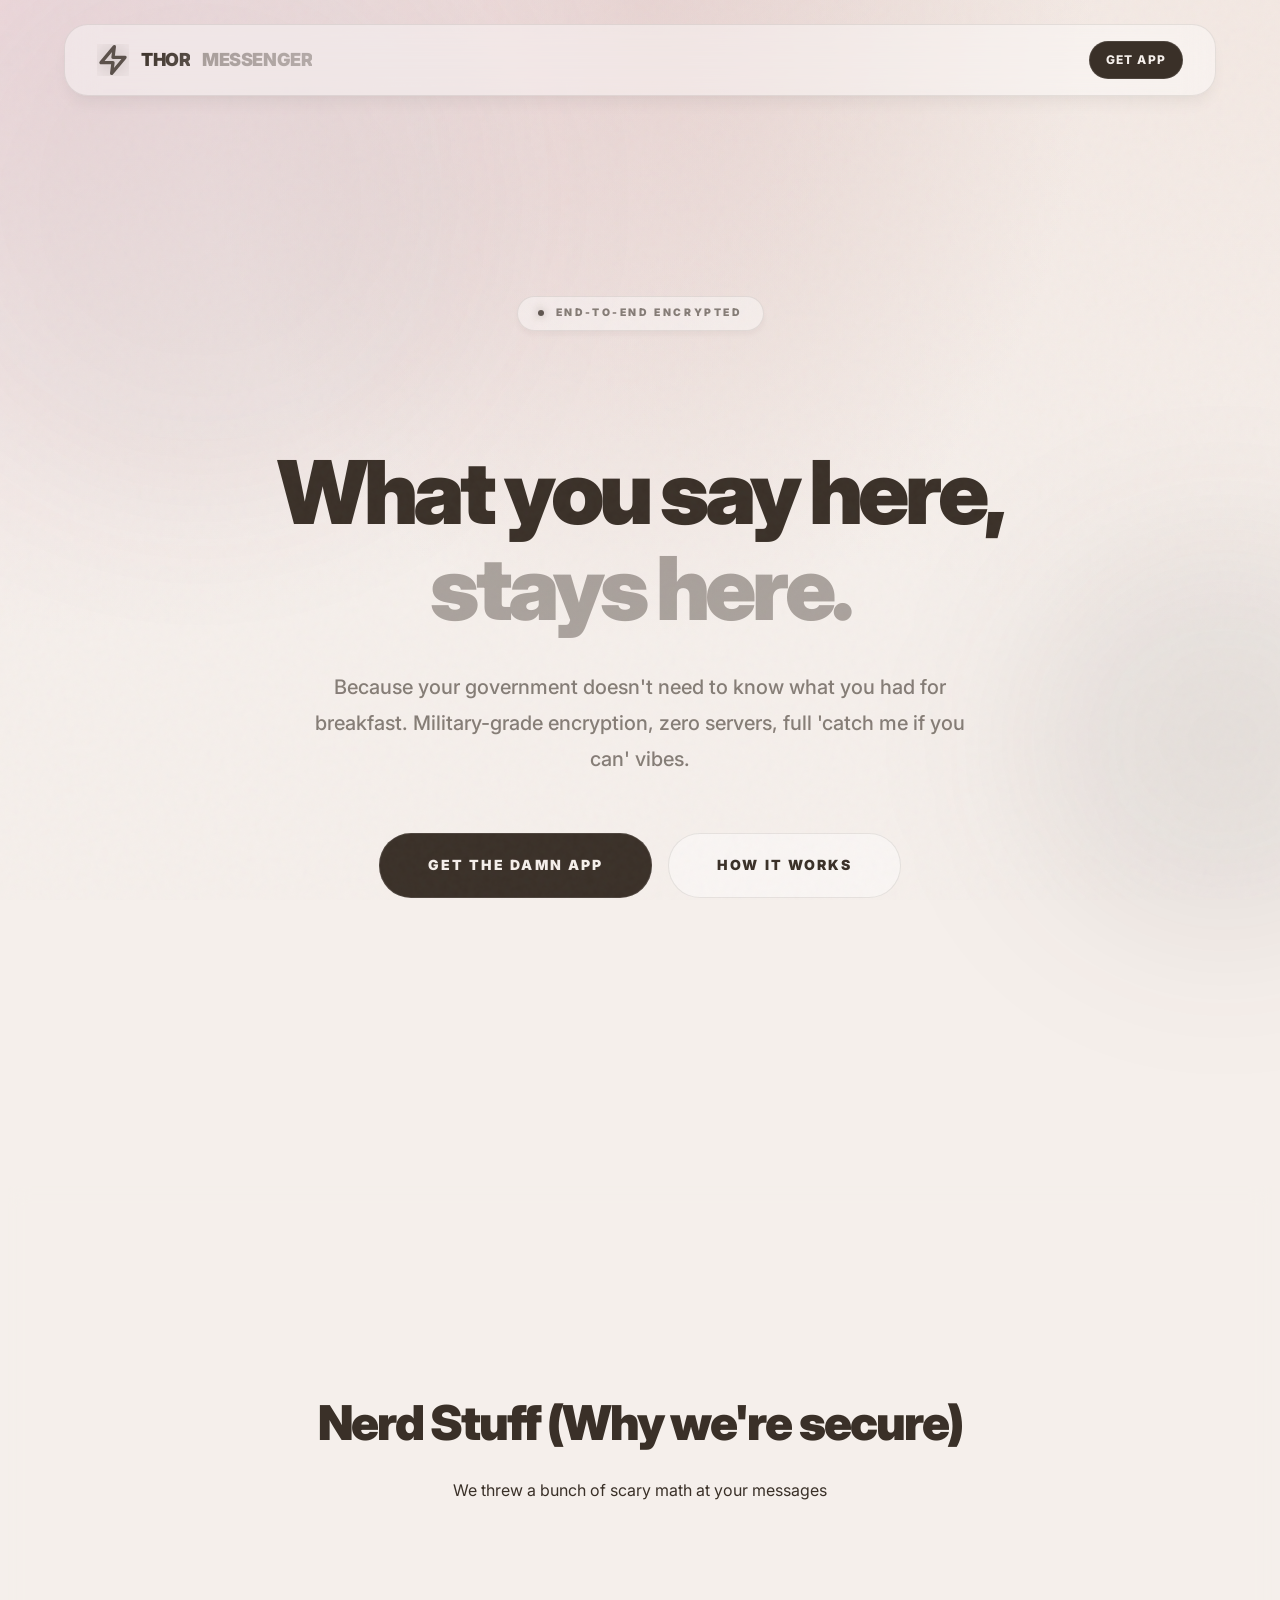
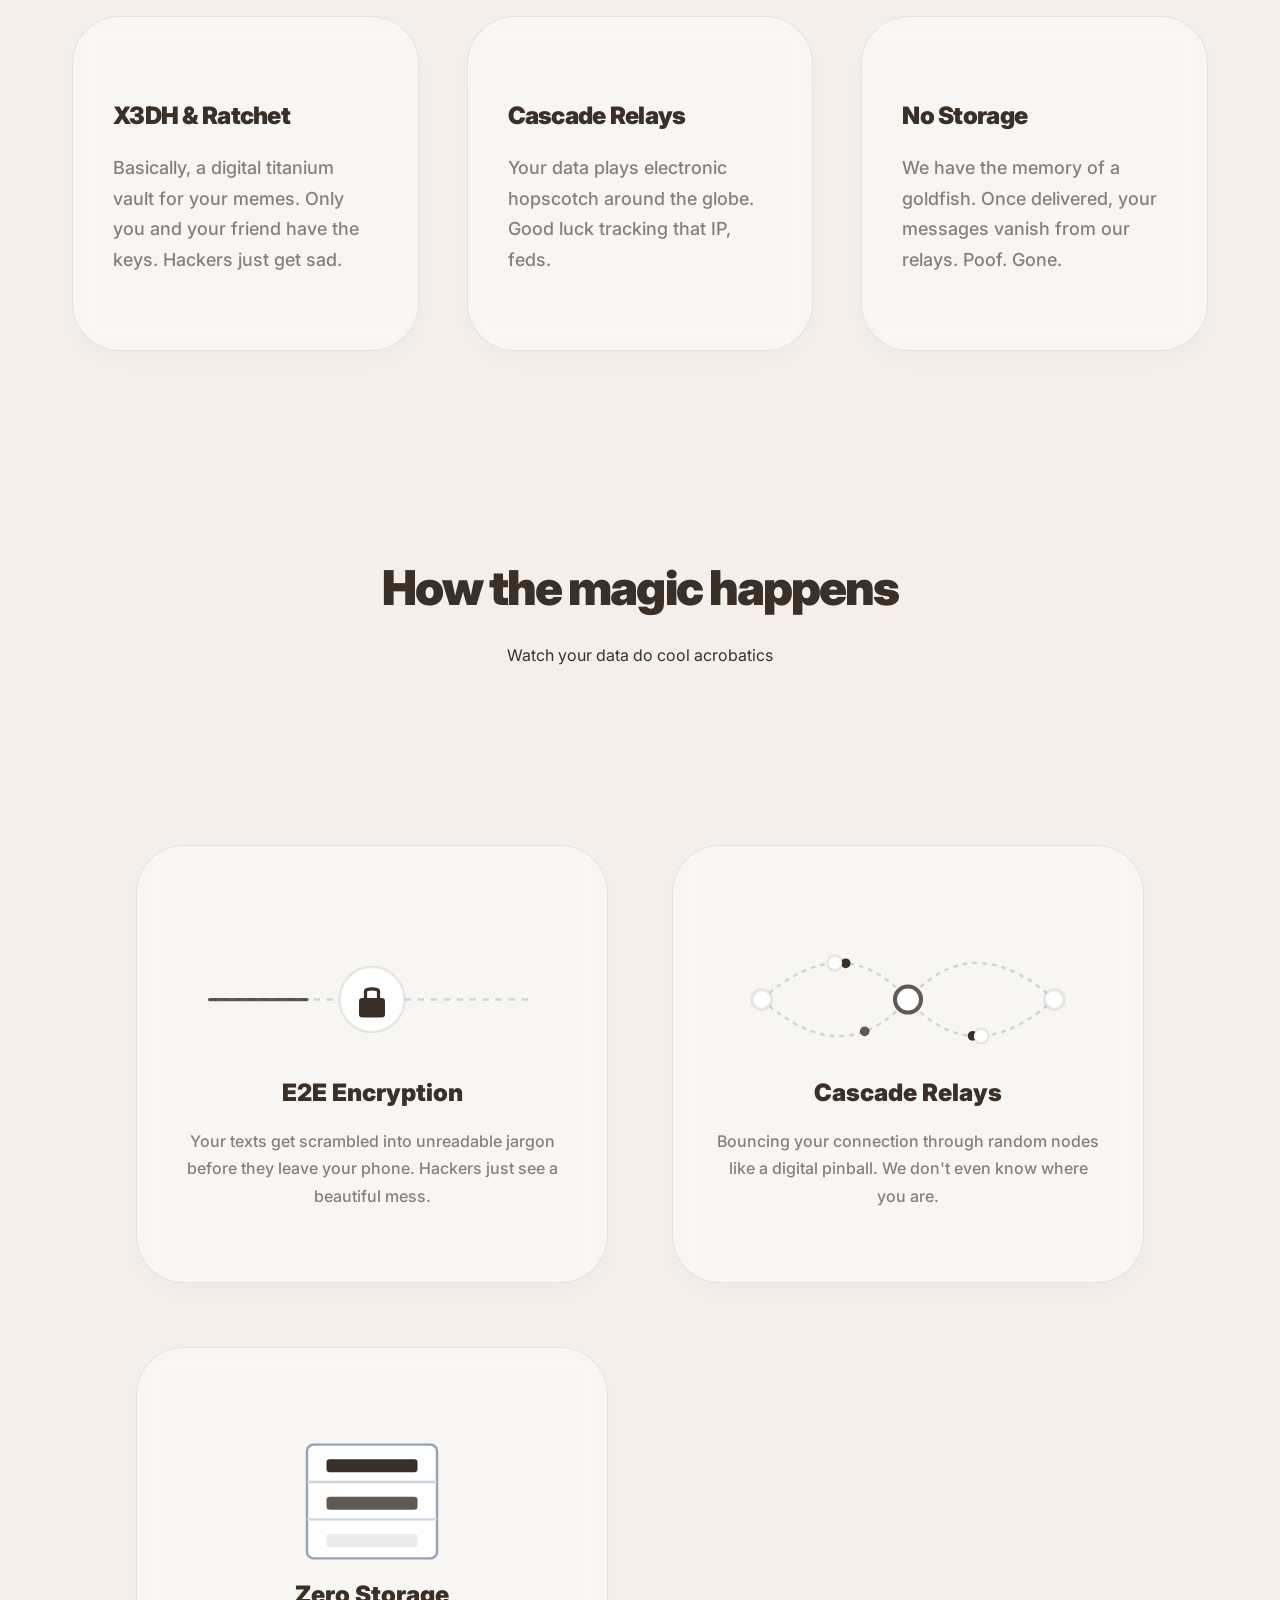
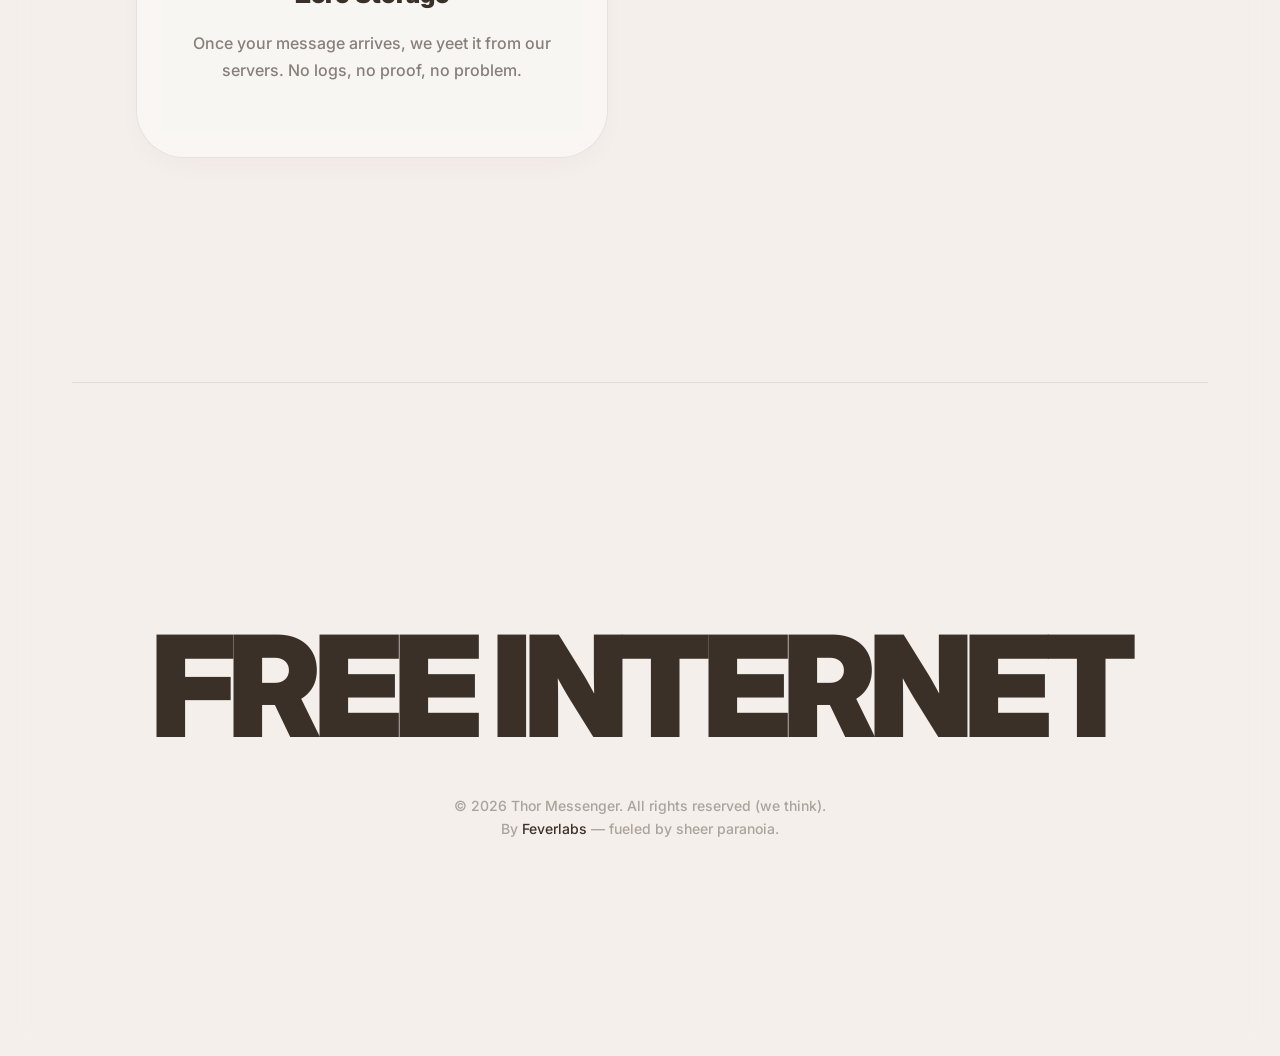
<file: index.html>
<!DOCTYPE html>
<html lang="ru">

<head>
    <meta charset="UTF-8">
    <meta name="viewport" content="width=device-width, initial-scale=1.0">
    <title>Thor Messenger — Secure, but fun</title>
    <meta name="description"
        content="Thor Messenger: A chat app so secure even your mom can't read your texts. X3DH, Ratchets, and Relays.">
    <link rel="stylesheet" href="landing.css">
    <link rel="preconnect" href="https://fonts.googleapis.com">
    <link rel="preconnect" href="https://fonts.gstatic.com" crossorigin>
    <link href="https://fonts.googleapis.com/css2?family=Inter:wght@400;600;800&display=swap" rel="stylesheet">
</head>

<body>
    <div class="blob"></div>
    <div class="blob" style="top: 60%; left: 80%; background: rgba(58, 48, 40, 0.08); width: 400px; height: 400px;">
    </div>

    <div class="container">
        <header>
            <div class="logo">
                <svg width="32" height="32" viewBox="0 0 24 24" fill="none" xmlns="http://www.w3.org/2000/svg">
                    <path d="M13 2L3 14H12L11 22L21 10H12L13 2Z" stroke="var(--accent-color)" stroke-width="2.5"
                        stroke-linecap="round" stroke-linejoin="round" style="filter: drop-shadow(0 0 8px rgba(58,48,40,0.5));" />
                </svg>
                <span>THOR</span> <span style="color: var(--primary-color); opacity: 0.4; font-weight: 900;">MESSENGER</span>
            </div>
            <a href="download.html" class="nav-download-btn">Get App</a>
        </header>

        <section class="hero">
            <div class="hero-content">
                <div class="badge">
                    <span class="pulse-dot"></span>
                    End-to-end Encrypted
                </div>
                <h1>What you say here,<br><span>stays here.</span></h1>
                <p>Because your government doesn't need to know what you had for breakfast. Military-grade encryption,
                    zero servers, full 'catch me if you can' vibes.
                </p>
                <div class="hero-actions">
                    <a href="download.html" class="cta-button shadow-btn">Get the damn app</a>
                    <a href="#features" class="secondary-btn">How it works</a>
                </div>
            </div>
        </section>
    </div>

    <section class="features">
        <div class="container">
            <div class="section-title">
                <h2>Nerd Stuff (Why we're secure)</h2>
                <p>We threw a bunch of scary math at your messages</p>
            </div>
            <div class="feature-grid">
                <div class="feature-card">
                    <h3>X3DH & Ratchet</h3>
                    <p>Basically, a digital titanium vault for your memes. Only you and your friend have the keys.
                        Hackers just get sad.</p>
                </div>
                <div class="feature-card">
                    <h3>Cascade Relays</h3>
                    <p>Your data plays electronic hopscotch around the globe. Good luck tracking that IP, feds.</p>
                </div>
                <div class="feature-card">
                    <h3>No Storage</h3>
                    <p>We have the memory of a goldfish. Once delivered, your messages vanish from our relays. Poof.
                        Gone.</p>
                </div>
            </div>
            <section class="security-viz">
                <div class="container">
                    <div class="section-title">
                        <h2>How the magic happens</h2>
                        <p>Watch your data do cool acrobatics</p>
                    </div>
                    <div class="viz-grid">
                        <div class="viz-item">
                            <div class="viz-svg">
                                <svg viewBox="0 0 240 120" fill="none" xmlns="http://www.w3.org/2000/svg">
                                    <path d="M 20 60 L 100 60" stroke="#cbd5e1" stroke-width="1.5"
                                        stroke-dasharray="4 4" />
                                    <path d="M 140 60 L 220 60" stroke="#cbd5e1" stroke-width="1.5"
                                        stroke-dasharray="4 4" />

                                    <path d="M 20 60 L 220 60" stroke="var(--accent-color)" stroke-width="2" fill="none"
                                        stroke-linecap="round" class="animate-stream" />

                                    <g transform="translate(120, 60)">
                                        <circle cx="0" cy="0" r="20" fill="#ffffff" stroke="var(--border-color)"
                                            stroke-width="1.5" />
                                        <rect x="-8" y="-1" width="16" height="12" rx="2" fill="var(--primary-color)" />
                                        <path d="M-4 -1 V-5 C-4 -7 4 -7 4 -5 V-1" stroke="var(--primary-color)" stroke-width="2"
                                            stroke-linecap="round" fill="none" />
                                    </g>
                                </svg>
                            </div>
                            <h3>E2E Encryption</h3>
                            <p>Your texts get scrambled into unreadable jargon before they leave your phone. Hackers
                                just see a beautiful mess.</p>
                        </div>

                        <div class="viz-item">
                            <div class="viz-svg">
                                <svg viewBox="0 0 240 120" fill="none" xmlns="http://www.w3.org/2000/svg">
                                    <path d="M 30 60 Q 80 15 120 60 T 210 60" stroke="#cbd5e1" stroke-width="1.5"
                                        fill="none" stroke-dasharray="3 3" />
                                    <path d="M 30 60 Q 80 105 120 60 T 210 60" stroke="#cbd5e1" stroke-width="1.5"
                                        fill="none" stroke-dasharray="3 3" />

                                    <circle r="3" fill="var(--primary-color)">
                                        <animateMotion dur="2.5s" repeatCount="indefinite"
                                            path="M 30 60 Q 80 15 120 60 T 210 60" />
                                    </circle>
                                    <circle r="3" fill="var(--accent-color)">
                                        <animateMotion dur="3s" repeatCount="indefinite"
                                            path="M 30 60 Q 80 105 120 60 T 210 60" begin="0.8s" />
                                    </circle>
                                    <circle r="3" fill="var(--primary-color)">
                                        <animateMotion dur="2.2s" repeatCount="indefinite"
                                            path="M 30 60 Q 80 15 120 60 T 210 60" begin="1.2s" />
                                    </circle>

                                    <g>
                                        <circle cx="30" cy="60" r="6" fill="#ffffff" stroke="var(--border-color)"
                                            stroke-width="2" />
                                        <circle cx="120" cy="60" r="8" fill="#ffffff" stroke="var(--accent-color)"
                                            stroke-width="2.5" />
                                        <circle cx="210" cy="60" r="6" fill="#ffffff" stroke="var(--border-color)"
                                            stroke-width="2" />
                                        <circle cx="75" cy="37.5" r="4.5" fill="#ffffff" stroke="var(--border-color)"
                                            stroke-width="1.5" />
                                        <circle cx="165" cy="82.5" r="4.5" fill="#ffffff" stroke="var(--border-color)"
                                            stroke-width="1.5" />
                                    </g>
                                </svg>
                            </div>
                            <h3>Cascade Relays</h3>
                            <p>Bouncing your connection through random nodes like a digital pinball. We don't even know
                                where you are.</p>
                        </div>

                        <div class="viz-item">
                            <div class="viz-svg">
                                <svg viewBox="0 0 240 120" fill="none" xmlns="http://www.w3.org/2000/svg">
                                    <rect x="80" y="25" width="80" height="70" rx="4" stroke="#94a3b8"
                                        stroke-width="1.5" fill="#ffffff" />
                                    <line x1="80" y1="48" x2="160" y2="48" stroke="#cbd5e1" stroke-width="1.5" />
                                    <line x1="80" y1="71" x2="160" y2="71" stroke="#cbd5e1" stroke-width="1.5" />

                                    <g transform="translate(0, 0)">
                                        <rect x="92" y="34" width="56" height="8" rx="2" fill="var(--primary-color)"
                                            class="animate-dissolve" />
                                        <rect x="92" y="57" width="56" height="8" rx="2" fill="var(--accent-color)"
                                            class="animate-dissolve" style="animation-delay: 1s;" />
                                        <rect x="92" y="80" width="56" height="8" rx="2" fill="var(--border-color)"
                                            class="animate-dissolve" style="animation-delay: 2s;" />
                                    </g>
                                </svg>
                            </div>
                            <h3>Zero Storage</h3>
                            <p>Once your message arrives, we yeet it from our servers. No logs, no proof, no problem.
                            </p>
                        </div>
                    </div>
                </div>
            </section>

            <footer>
                <div class="footer-content container">
                    <h2 class="footer-title">FREE INTERNET</h2>
                    <div class="footer-bottom">
                        &copy; 2026 Thor Messenger. All rights reserved (we think). <br>
                        By <span style="color: var(--primary-color);">Feverlabs</span> &mdash; fueled by
                        sheer paranoia.
                    </div>
                </div>
            </footer>

            <script>
                console.log("%c FBI Open Up!", "font-size: 30px; font-weight: bold; color: var(--primary-color); text-shadow: 2px 2px 0 var(--border-color);");
                console.log("%c Just kidding. Looking for backdoors? You won't find them here YEAH CUZ ITS JUST HTML LANDING LOL. im too lazy to use react ngl", "font-size: 14px; color: var(--primary-color);");
                const konamiCode = ['ArrowUp', 'ArrowUp', 'ArrowDown', 'ArrowDown', 'ArrowLeft', 'ArrowRight', 'ArrowLeft', 'ArrowRight', 'b', 'a'];
                let konamiPosition = 0;
                document.addEventListener('keydown', (e) => {
                    if (e.key === konamiCode[konamiPosition]) {
                        konamiPosition++;
                        if (konamiPosition === konamiCode.length) {
                            alert('God Mode Activated! ⚡\\nActually no, you are just secure. Now go touch some grass.');
                            konamiPosition = 0;
                        }
                    } else {
                        konamiPosition = 0;
                    }
                });
            </script>
</body>

</html>
</file>
<file: landing.css>
:root {
    --primary-color: #3A3028; /* coffee-bean */
    --accent-color: rgba(58, 48, 40, 0.8); /* coffee-bean variant */
    --text-color: #3A3028;
    --bg-color: #F5EFEB; /* almond */
    --secondary-bg: rgba(245, 239, 235, 0.4);
    --border-color: rgba(58, 48, 40, 0.1);
    --glass-bg: rgba(255, 255, 255, 0.4);
    --glass-border: rgba(255, 255, 255, 0.6);
    --glow-color: rgba(58, 48, 40, 0.1);
    --shadow-color: rgba(58, 48, 40, 0.05);
}

* {
    padding: 0;
    box-sizing: border-box;
    font-family: 'Inter', -apple-system, BlinkMacSystemFont, "Segoe UI", Roboto, sans-serif;
}

body {
    background-color: var(--bg-color);
    background-image:
        radial-gradient(at 0% 0%, hsla(350, 40%, 90%, 1) 0, transparent 50%),
        radial-gradient(at 50% 0%, hsla(10, 30%, 85%, 1) 0, transparent 50%),
        radial-gradient(at 100% 0%, hsla(20, 40%, 92%, 1) 0, transparent 50%);
    background-attachment: fixed;
    color: var(--text-color);
    line-height: 1.6;
    overflow-x: hidden;
    display: flex;
    flex-direction: column;
    min-height: 100vh;
}

body::before {
    content: "";
    position: fixed;
    top: 0;
    left: 0;
    width: 100%;
    height: 100%;
    background-image: url("data:image/svg+xml,%3Csvg viewBox='0 0 200 200' xmlns='http://www.w3.org/2000/svg'%3E%3Cfilter id='noiseFilter'%3E%3CfeTurbulence type='fractalNoise' baseFrequency='0.65' numOctaves='3' stitchTiles='stitch'/%3E%3C/filter%3E%3Crect width='100%25' height='100%25' filter='url(%23noiseFilter)'/%3E%3C/svg%3E");
    opacity: 0.03;
    pointer-events: none;
    z-index: 100;
}

.container {
    width: 100%;
    padding: 0 4rem;
    display: flex;
    flex-direction: column;
    flex: 1;
}

header {
    position: fixed;
    top: 1.5rem;
    left: 4rem;
    right: 4rem;
    z-index: 1000;
    height: 72px;
    display: flex;
    align-items: center;
    justify-content: space-between;
    padding: 0 2rem;
    background: var(--glass-bg);
    backdrop-filter: blur(16px);
    -webkit-backdrop-filter: blur(16px);
    border: 1px solid var(--border-color);
    border-radius: 1.5rem;
    margin-bottom: 4rem;
    box-shadow: 0 10px 15px -3px rgba(0, 0, 0, 0.05), 0 4px 6px -2px rgba(0, 0, 0, 0.02);
    transition: all 0.3s ease;
}

.logo {
    font-size: 1.125rem;
    font-weight: 800;
    letter-spacing: -0.025em;
    color: var(--primary-color);
    display: flex;
    align-items: center;
    gap: 0.75rem;
}

.nav-download-btn {
    display: inline-flex;
    align-items: center;
    background: var(--primary-color);
    color: var(--bg-color);
    padding: 0.5rem 1rem;
    border-radius: 2rem;
    text-decoration: none;
    font-weight: 800;
    font-size: 0.75rem;
    text-transform: uppercase;
    letter-spacing: 0.1em;
    transition: all 0.3s ease;
    border: 1px solid rgba(255, 255, 255, 0.1);
}

.nav-download-btn:hover {
    transform: translateY(-2px);
    box-shadow: 0 5px 15px -3px var(--glow-color);
    background: rgba(0, 0, 0, 0.9);
}

.logo span {
    background: linear-gradient(135deg, var(--primary-color), var(--accent-color));
    -webkit-background-clip: text;
    background-clip: text;
    -webkit-text-fill-color: transparent;
    font-weight: 900;
}

.hero {
    flex: 1;
    display: flex;
    flex-direction: column;
    align-items: center;
    justify-content: center;
    text-align: center;
    padding: 18rem 0;
}

.hero-content {
    max-width: 900px;
    display: flex;
    flex-direction: column;
    align-items: center;
}

.badge {
    display: inline-flex;
    align-items: center;
    background: var(--glass-bg);
    border: 1px solid var(--border-color);
    padding: 0.5rem 1.25rem;
    border-radius: 2rem;
    font-size: 0.65rem;
    font-weight: 900;
    text-transform: uppercase;
    letter-spacing: 0.25em;
    color: rgba(58, 48, 40, 0.6);
    margin-bottom: 2.5rem;
    box-shadow: 0 4px 6px -1px var(--shadow-color);
}

.pulse-dot {
    width: 6px;
    height: 6px;
    background-color: var(--accent-color);
    border-radius: 50%;
    margin-right: 0.75rem;
    animation: pulse 2s infinite;
    box-shadow: 0 0 8px rgba(58, 48, 40, 0.4);
}

.hero-content h1 {
    font-size: 5.5rem;
    font-weight: 900;
    line-height: 1.1;
    letter-spacing: -0.05em;
    margin-bottom: 2rem;
    color: var(--primary-color);
}

.hero-content h1 span {
    color: var(--primary-color);
    opacity: 0.4;
    font-weight: 900;
}

.hero-content p {
    font-size: 1.25rem;
    font-weight: 500;
    color: rgba(58, 48, 40, 0.6);
    margin: 0 auto 3.5rem;
    max-width: 650px;
    line-height: 1.8;
}

.hero-actions {
    display: flex;
    gap: 1rem;
    align-items: center;
    justify-content: center;
}

.cta-button {
    display: inline-flex;
    align-items: center;
    background: var(--primary-color);
    color: var(--bg-color);
    padding: 1.25rem 3rem;
    border-radius: 2rem;
    text-decoration: none;
    font-weight: 900;
    font-size: 0.875rem;
    text-transform: uppercase;
    letter-spacing: 0.15em;
    transition: all 0.4s cubic-bezier(0.175, 0.885, 0.32, 1.275);
    border: 1px solid rgba(255, 255, 255, 0.1);
}

.secondary-btn {
    display: inline-flex;
    align-items: center;
    background: var(--glass-bg);
    color: var(--primary-color);
    padding: 1.25rem 3rem;
    border-radius: 2rem;
    text-decoration: none;
    font-weight: 900;
    font-size: 0.875rem;
    text-transform: uppercase;
    letter-spacing: 0.15em;
    transition: all 0.4s cubic-bezier(0.175, 0.885, 0.32, 1.275);
    border: 1px solid var(--border-color);
}

.secondary-btn:hover {
    transform: translateY(-4px);
    background: white;
    box-shadow: 0 10px 25px -5px var(--glow-color);
}

.cta-button:hover {
    transform: translateY(-4px) scale(1.02);
    box-shadow: 0 20px 25px -5px var(--glow-color);
    background: #000;
}

.cta-button:hover {
    transform: translateY(-2px);
    box-shadow: 0 10px 15px -3px rgba(0, 0, 0, 0.1);
}

.features {
    padding: 10rem 0;
    background-color: var(--secondary-bg);
    backdrop-filter: blur(10px);
}

.section-title {
    text-align: center;
    margin-bottom: 6rem;
}

.section-title h2 {
    font-size: 3rem;
    font-weight: 900;
    letter-spacing: -0.04em;
    color: var(--primary-color);
    margin-bottom: 1rem;
}

.feature-grid {
    display: grid;
    grid-template-columns: repeat(auto-fit, minmax(320px, 1fr));
    gap: 3rem;
}

.feature-card {
    background: var(--glass-bg);
    padding: 3.5rem 2.5rem;
    border-radius: 3rem;
    border: 1px solid var(--border-color);
    transition: all 0.5s cubic-bezier(0.23, 1, 0.32, 1);
    backdrop-filter: blur(12px);
    position: relative;
    overflow: hidden;
    box-shadow: 0 10px 30px -10px var(--shadow-color);
}

.feature-card:hover {
    transform: translateY(-8px);
    background: rgba(255, 255, 255, 0.8);
    box-shadow: 0 20px 40px -12px var(--shadow-color);
    border-color: rgba(255, 255, 255, 0.8);
}

.feature-card h3 {
    font-size: 1.5rem;
    font-weight: 900;
    letter-spacing: -0.03em;
    margin-bottom: 1rem;
    color: var(--primary-color);
}

.feature-card p {
    font-size: 1.125rem;
    color: rgba(58, 48, 40, 0.6);
    font-weight: 500;
    line-height: 1.7;
}

.download-section {
    flex: 1;
    display: flex;
    flex-direction: column;
    align-items: center;
    justify-content: center;
    padding: 6rem 0;
    margin-top: 100px;
}

.download-card {
    background: var(--glass-bg);
    padding: 5rem 4rem;
    border-radius: 4rem;
    border: 1px solid var(--border-color);
    box-shadow: 0 20px 60px -10px var(--shadow-color);
    text-align: center;
    max-width: 800px;
    width: 100%;
    backdrop-filter: blur(24px);
    transition: transform 0.4s ease, box-shadow 0.4s ease;
}

.download-card:hover {
    transform: translateY(-8px);
    box-shadow: 0 30px 80px -15px var(--shadow-color);
}

.download-card h2 {
    font-size: 3rem;
    font-weight: 900;
    letter-spacing: -0.05em;
    margin-bottom: 3rem;
    color: var(--primary-color);
}

.download-buttons {
    display: flex;
    flex-direction: column;
    gap: 1rem;
    margin-bottom: 2.5rem;
}

.download-btn {
    display: flex;
    align-items: center;
    justify-content: center;
    gap: 1.25rem;
    background: var(--primary-color);
    color: white;
    padding: 1.5rem 2rem;
    border-radius: 1.5rem;
    text-decoration: none;
    font-weight: 800;
    font-size: 1.25rem;
    transition: all 0.4s cubic-bezier(0.175, 0.885, 0.32, 1.275);
    width: 100%;
    border: 1px solid rgba(255, 255, 255, 0.1);
}

.download-btn.btn-windows {
    background: transparent;
    color: var(--primary-color);
    border: 2px solid var(--border-color);
}

.download-btn.btn-windows:hover {
    background: rgba(0, 0, 0, 0.02);
    box-shadow: 0 20px 30px -10px rgba(0, 0, 0, 0.05);
}

.download-btn:hover {
    transform: translateY(-4px) scale(1.02);
    box-shadow: 0 30px 40px -10px var(--glow-color);
}

.blob {
    position: fixed;
    top: -100px;
    left: -100px;
    width: 600px;
    height: 600px;
    background: rgba(58, 48, 40, 0.05);
    filter: blur(80px);
    border-radius: 50%;
    z-index: -1;
    pointer-events: none;
    animation: pulse 10s infinite alternate;
}

@keyframes pulse {
    from {
        opacity: 0.5;
        transform: scale(1);
    }

    to {
        opacity: 0.8;
        transform: scale(1.1);
    }
}

@keyframes fadeIn {
    from {
        opacity: 0;
        transform: translateY(20px);
    }

    to {
        opacity: 1;
        transform: translateY(0);
    }
}

.hero-content {
    animation: fadeIn 1s ease-out;
}

.security-viz {
    padding: 10rem 0;
    overflow: hidden;
}

.viz-grid {
    display: grid;
    grid-template-columns: repeat(auto-fit, minmax(300px, 1fr));
    gap: 4rem;
    margin-top: 4rem;
}

.viz-item {
    background: var(--glass-bg);
    padding: 3.5rem 2.5rem;
    border-radius: 3rem;
    border: 1px solid var(--border-color);
    text-align: center;
    backdrop-filter: blur(12px);
    transition: all 0.4s ease;
    box-shadow: 0 10px 30px -10px var(--shadow-color);
}

.viz-item:hover {
    transform: translateY(-8px);
    border-color: rgba(255, 255, 255, 0.8);
    background: rgba(255, 255, 255, 0.8);
    box-shadow: 0 20px 40px -12px var(--shadow-color);
}

.viz-svg {
    width: 100%;
    height: 140px;
    margin-bottom: 2rem;
}

.viz-item h3 {
    font-size: 1.5rem;
    font-weight: 900;
    margin-bottom: 1rem;
    color: var(--primary-color);
}

.viz-item p {
    color: rgba(58, 48, 40, 0.6);
    font-size: 1rem;
    line-height: 1.7;
    font-weight: 500;
}

.animate-stream {
    stroke-dasharray: 60 140;
    animation: stream-flow 2s linear infinite;
}

@keyframes stream-flow {
    0% {
        stroke-dashoffset: 200;
    }

    100% {
        stroke-dashoffset: 0;
    }
}

.animate-dissolve {
    transform-origin: center;
    animation: dissolve-data 3s ease-in-out infinite;
}

@keyframes dissolve-data {

    0%,
    15% {
        opacity: 1;
        transform: scale(1) translateY(0);
    }

    40%,
    80% {
        opacity: 0;
        transform: scale(0.95) translateY(-4px);
    }

    100% {
        opacity: 1;
        transform: scale(1) translateY(0);
    }
}

footer {
    padding: 8rem 0 3rem;
    border-top: 1px solid var(--border-color);
    margin-top: 4rem;
    overflow: hidden;
}

.footer-content {
    display: flex;
    flex-direction: column;
    align-items: center;
    justify-content: center;
    text-align: center;
}

.footer-title {
    font-size: clamp(3rem, 11vw, 12rem);
    font-weight: 900;
    letter-spacing: -0.06em;
    line-height: 0.85;
    color: var(--primary-color);
    margin-bottom: 3rem;
    white-space: nowrap;
    position: relative;
    cursor: help;
    transition: color 0.3s ease, text-shadow 0.3s ease;
}

.footer-title:hover {
    color: transparent;
    text-shadow: none;
}

.footer-title::after {
    content: "OR DON'T, WE DON'T CARE";
    position: absolute;
    left: 50%;
    top: 50%;
    transform: translate(-50%, -50%);
    color: var(--primary-color);
    opacity: 0;
    transition: opacity 0.4s cubic-bezier(0.175, 0.885, 0.32, 1.275);
    pointer-events: none;
    font-size: clamp(2rem, 8vw, 8rem);
    width: 100%;
}

.footer-title:hover::after {
    opacity: 1;
}

.footer-bottom {
    color: rgba(58, 48, 40, 0.4);
    font-size: 0.875rem;
    font-weight: 500;
}

@media (max-width: 968px) {
    .hero {
        flex-direction: column;
        text-align: center;
        padding: 4rem 0;
    }

    .hero-content h1 {
        font-size: 4rem;
    }

    .hero-content p {
        margin: 0 auto 2.5rem;
    }

    .download-card {
        padding: 4rem 2rem;
    }
}

@media (max-width: 768px) {
    .container {
        padding: 0 1.5rem;
    }

    header {
        left: 1.5rem;
        right: 1.5rem;
    }

    .hero-content h1 {
        font-size: 3rem;
    }

    .section-title h2 {
        font-size: 2.5rem;
    }

    .feature-card {
        padding: 2rem;
    }

    .download-card {
        padding: 3rem 1.5rem;
        border-radius: 2rem;
    }

    .download-card h2 {
        font-size: 2.5rem;
        margin-bottom: 2rem;
    }

    .download-btn {
        padding: 1.25rem 1.5rem;
        font-size: 1.1rem;
    }

    footer {
        padding: 4rem 0 2rem;
        margin-top: 2rem;
    }

    .footer-title {
        font-size: clamp(2.5rem, 15vw, 6rem);
    }

    .footer-title::after {
        font-size: clamp(1.5rem, 8vw, 4rem);
    }
}

@media (max-width: 480px) {
    header {
        left: 1rem;
        right: 1rem;
        top: 1rem;
        padding: 0.5rem 1rem;
        height: 60px;
    }

    .hero {
        padding: 18rem 0 4rem;
    }

    .hero-content h1 {
        font-size: 2.5rem;
        margin-top: 2rem;
    }

    .hero-content p {
        font-size: 1rem;
    }

    .logo {
        gap: 0.5rem;
    }

    .download-btn {
        flex-direction: column;
        gap: 0.5rem;
        text-align: center;
        padding: 1rem;
        font-size: 1rem;
    }

    .footer-title {
        font-size: clamp(2rem, 11vw, 3.5rem);
    }

    .footer-title::after {
        font-size: clamp(1.2rem, 8vw, 2.5rem);
        white-space: normal;
    }
}
</file>
